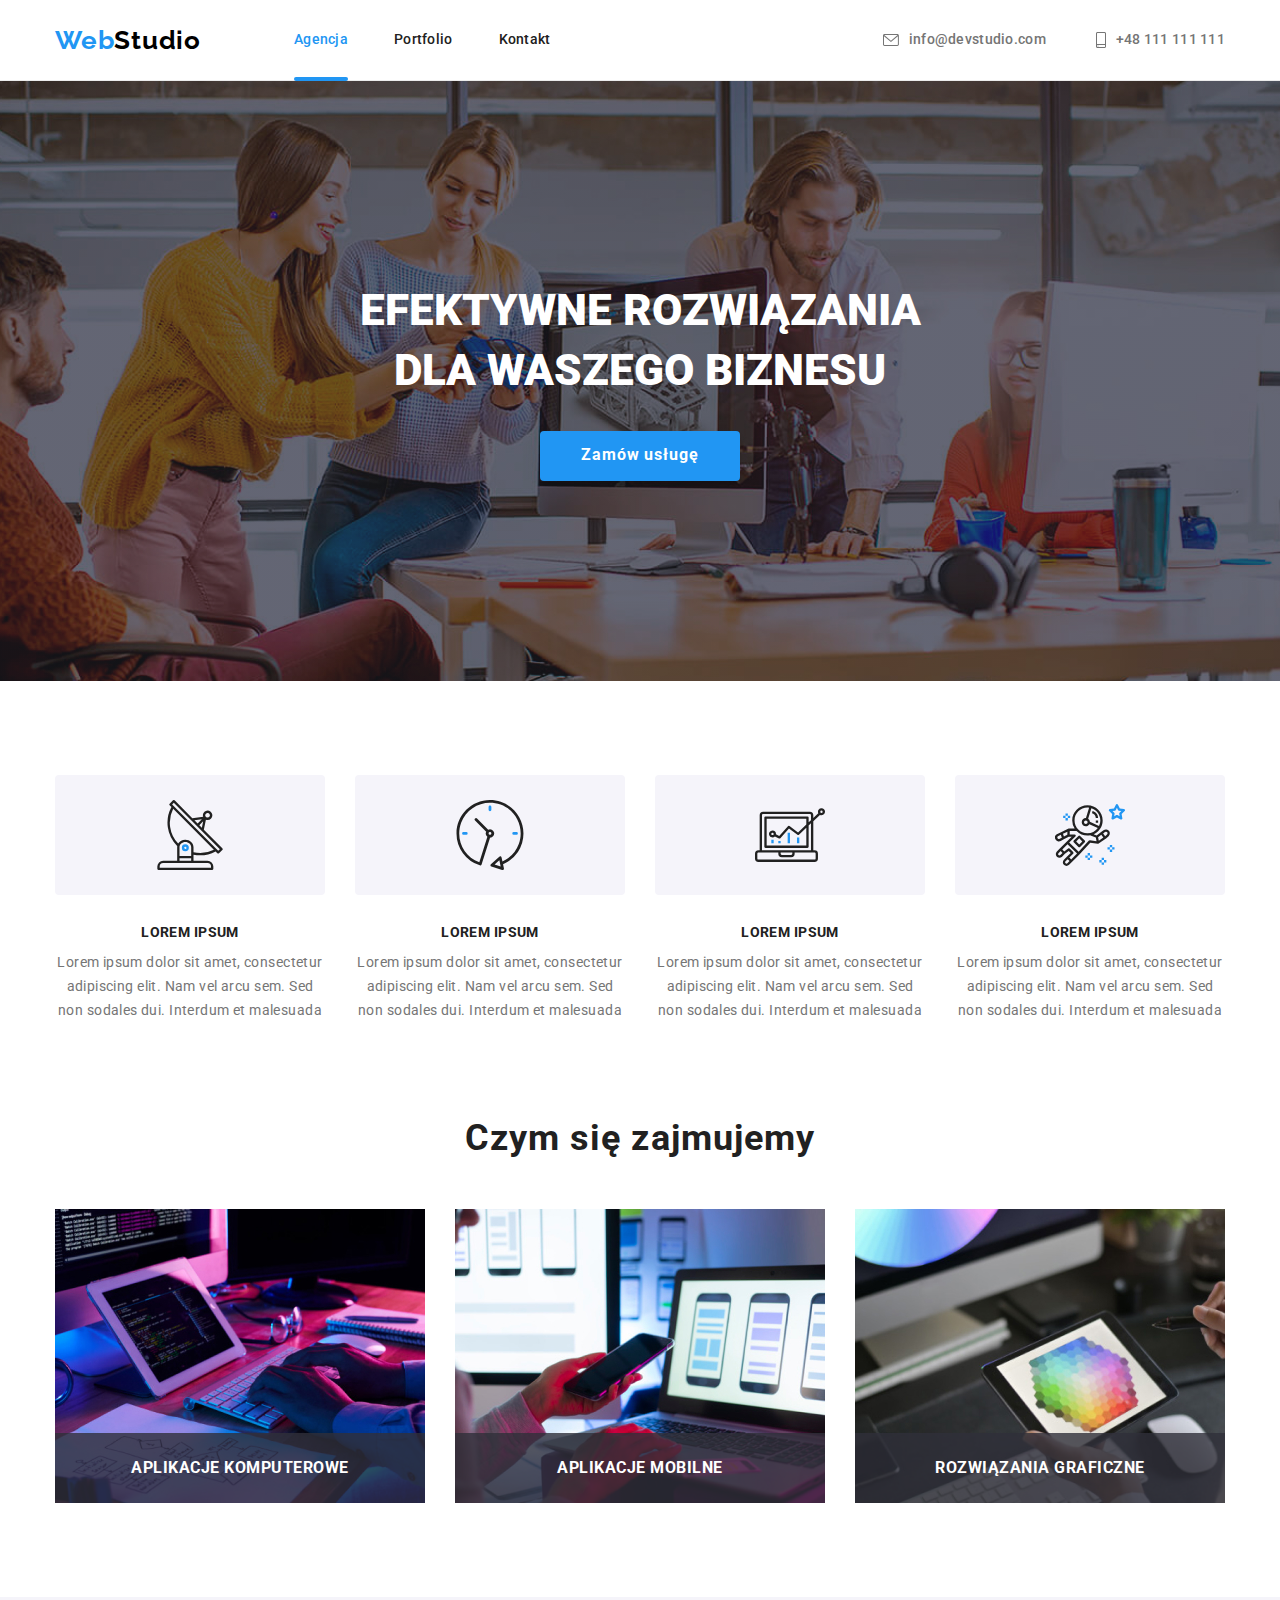
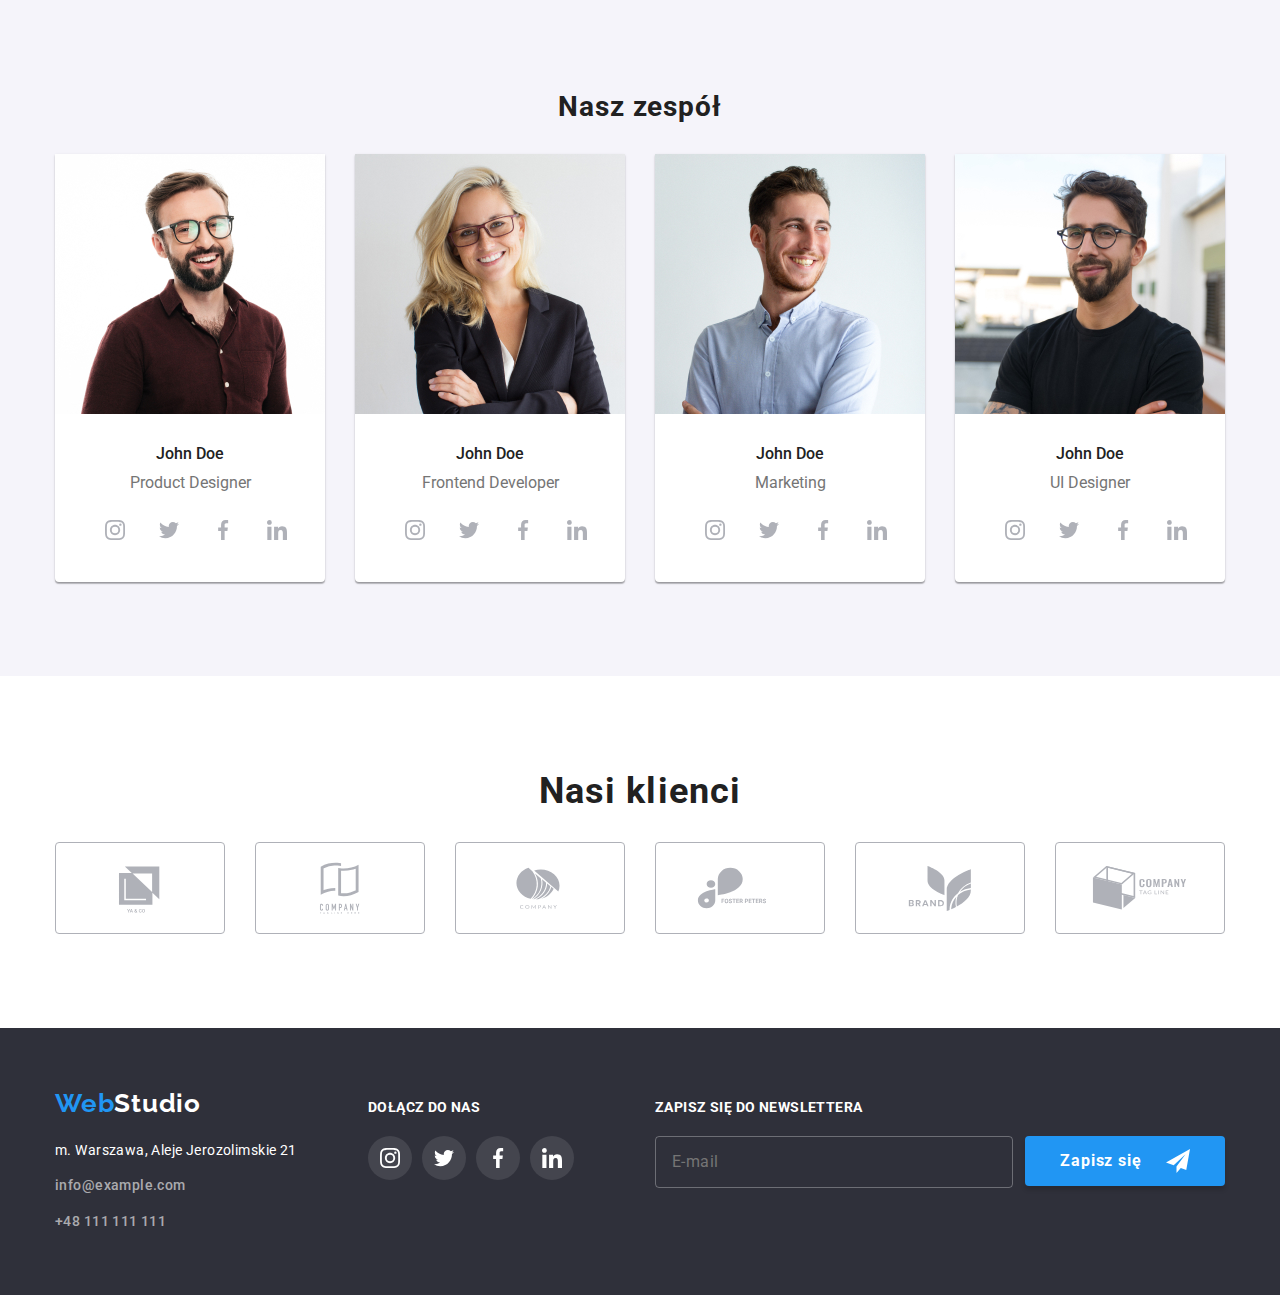
<file: index.html>
<!DOCTYPE html>
<html lang="pl">
<head>
    <meta charset="UTF-8">
    <meta http-equiv="X-UA-Compatible" content="ie=edge">
    <meta name="viewport" content="width=device-width, initial-scale=1.0">
    <title>Studio</title>
    <link rel="stylesheet" href="https://cdnjs.cloudflare.com/ajax/libs/modern-normalize/1.1.0/modern-normalize.css">
    <link rel="stylesheet" href="css/main.min.css" />
    <link rel="preconnect" href="https://fonts.googleapis.com">
    <link rel="preconnect" href="https://fonts.gstatic.com" crossorigin>
    <link href="https://fonts.googleapis.com/css2?family=Raleway:wght@700&family=Roboto:wght@400;500;700;900&display=swap"
        rel="stylesheet">
</head>
<body>
<header class="page-header">
    <div class="container container--flex container--mobile-header">
        <a href="index.html" class="brand-logo page-header__brand-logo">Web<span class="logo-header brand-logo--primary">Studio</span></a>
        <nav class="menu__container">
            <ul class="menu">
                <li class="menu__item"><a href="index.html" class="menu__link menu__link--active">Agencja</a></li>
                <li class="menu__item"><a href="portfolio.html" class="menu__link">Portfolio</a></li>
                <li class="menu__item"><a href="#" class="menu__link">Kontakt</a></li>
            </ul>
        </nav>
        <ul class="header-contacts">
            <li class="header-contacts__item"><a href="mailto:info@devstudio.com" class="header-contacts__link"><svg class="header-contacts__icon-envelope">
                        <use href="./images/icons.svg#icon-envelope"></use>
                    </svg>info@devstudio.com</a></li>
            <li class="header-contacts__item"><a href="tel:+48111111111" class="header-contacts__link"><svg class="header-contacts__icon-smartphone">
                        <use href="./images/icons.svg#icon-smartphone"></use>
                    </svg>+48 111 111 111</a></li>
        </ul>
        <button type="button" class="btn btn--mobile-menu js-open-menu" aria-expanded="false" aria-controls="mobile-menu">
            <svg class="btn__mobile-menu-icon">
                <use href="images/icons.svg#icon-mobile-menu"></use>
            </svg>
        </button>
    </div>
</header>
    <main>
        <section class="slider section">
        <div class="container">
            <h1 class="slider__title">EFEKTYWNE ROZWIĄZANIA DLA WASZEGO BIZNESU</h1>
            <button type="button" class="btn btn--slider" data-modal-open>Zamów usługę</button>
        </div>
        </section>
        <section class="section">
        <section class="main-page-text-boxes">
            <div class="container">
            <ul class="text-boxes">
                <li class="text-boxes__item">
                    <div class="text-boxes__thumbnail"><svg class="text-boxes__icon"><use href="./images/icons.svg#icon-antenna"></use></svg></div>
                    <p class="text-boxes__title">Lorem ipsum</p>
                    <p class="text-boxes__content">Lorem ipsum dolor sit amet, consectetur adipiscing elit. Nam vel arcu sem. Sed non sodales dui. Interdum et malesuada</p>
                </li>
                <li class="text-boxes__item">
                    <div class="text-boxes__thumbnail"><svg class="text-boxes__icon"><use href="./images/icons.svg#icon-clock"></use></svg></div>
                    <p class="text-boxes__title">Lorem ipsum</p>
                    <p class="text-boxes__content">Lorem ipsum dolor sit amet, consectetur adipiscing elit. Nam vel arcu sem. Sed non sodales dui. Interdum et malesuada</p>
                </li>
                <li class="text-boxes__item">
                    <div class="text-boxes__thumbnail"><svg class="text-boxes__icon"><use href="./images/icons.svg#icon-diagram"></use></svg></div>
                    <p class="text-boxes__title">Lorem ipsum</p>
                    <p class="text-boxes__content">Lorem ipsum dolor sit amet, consectetur adipiscing elit. Nam vel arcu sem. Sed non sodales dui. Interdum et malesuada</p>
                </li>
                <li class="text-boxes__item">
                    <div class="text-boxes__thumbnail"><svg class="text-boxes__icon"><use href="./images/icons.svg#icon-astronaut"></use></svg></div>
                    <p class="text-boxes__title">Lorem ipsum</p>
                    <p class="text-boxes__content">Lorem ipsum dolor sit amet, consectetur adipiscing elit. Nam vel arcu sem. Sed non sodales dui. Interdum et malesuada</p>
                </li>
            </ul>
            </div>
        </section>
        <section class="main-page-features">
            <div class="container">
            <h2 class="section__subtitle features-list__title">Czym się zajmujemy</h2>
            <ul class="features-list">
                <li class="features-list__item"><img class="features-list__img" alt="Our services."
                    src="images/features/features-1-@1x-370x294.jpg"
                    srcset="
                      images/features/features-1-@1x-370x294.jpg 370w,
                      images/features/features-1-@2x-740x588.jpg 740w
                    "
                    sizes="(min-width: 1200px) 370px, 740px"
                   />
                    <div class="features-list__label">
                        <p>Aplikacje komputerowe</p>
                    </div>
                </li>
                <li class="features-list__item"><img class="features-list__img" alt="Our services." 
                    src="images/features/features-2-@1x-370x294.jpg"
                    srcset="
                      images/features/features-2-@1x-370x294.jpg 370w,
                      images/features/features-2-@2x-740x588.jpg 740w
                    "
                    sizes="(min-width: 1200px) 370px, 740px"
                    />
                    <div class="features-list__label">
                        <p>Aplikacje mobilne</p>
                    </div>
                </li>
                <li class="features-list__item"><img class="features-list__img" alt="Our services." 
                    src="images/features/features-3-@1x-370x294.jpg"
                    srcset="
                      images/features/features-3-@1x-370x294.jpg 370w,
                      images/features/features-3-@2x-740x588.jpg 740w
                    "
                    sizes="(min-width: 1200px) 370px, 740px"
                    />
                    <div class="features-list__label">
                        <p>Rozwiązania graficzne</p>
                    </div>
                </li>
            </ul>
            </div>
        </section>
        </section>
        <section class="team section">
            <div class="container">
            <h2 class="section__subtitle team-members-title">Nasz zespół</h2>
            <ul class="team-members-list">
                <li class="team-members-list__item">
                    <img class="team-members-list__img" alt="Team member, product designer"
                  src="images/team-mobile/team-member-1-@1x-450x460.jpg"
                  srcset="
                    images/team-mobile/team-member-1-@1x-450x460.jpg 450w,
                    images/team-mobile/team-member-1-@2x-900x920.jpg 900w,
                    images/team-tablet/team-member-1-@1x-354x374.jpg 354w,
                    images/team-tablet/team-member-1-@2x-708x748.jpg 708w,
                    images/team-desktop/team-member-1-@1x-270x260.jpg 270w,
                    images/team-desktop/team-member-1-@2x-540x520.jpg 540w
                  "
                  sizes="(min-width: 1200px) 270px, (min-width: 768px) 354px, (min-width: 480px) 450px"
                />
                    <p class="team-members-list__name">John Doe</p>
                    <p class="team-members-list__role">Product Designer</p>
                    <ul class="socials">
                        <li class="socials__item"><a class="socials__link" href="#"><svg class="socials__icon"><use href="./images/icons.svg#icon-instagram"></use></svg></a></li>
                        <li class="socials__item"><a class="socials__link" href="#"><svg class="socials__icon"><use href="./images/icons.svg#icon-twitter"></use></svg></a></li>
                        <li class="socials__item"><a class="socials__link" href="#"><svg class="socials__icon"><use href="./images/icons.svg#icon-facebook"></use></svg></a></li>
                        <li class="socials__item"><a class="socials__link" href="#"><svg class="socials__icon"><use href="./images/icons.svg#icon-linkedin"></use></svg></a></li>
                    </ul>
                </li>
                <li class="team-members-list__item">
                    <img class="team-members-list__img" alt="Team member, frontend developer." 
                    src="images/team-mobile/team-member-2-@1x-450x460.jpg"
                  srcset="
                    images/team-mobile/team-member-2-@1x-450x460.jpg 450w,
                    images/team-mobile/team-member-2-@2x-900x920.jpg 900w,
                    images/team-tablet/team-member-2-@1x-354x374.jpg 354w,
                    images/team-tablet/team-member-2-@2x-708x748.jpg 708w,
                    images/team-desktop/team-member-2-@1x-270x260.jpg 270w,
                    images/team-desktop/team-member-2-@2x-540x520.jpg 540w
                  "
                  sizes="(min-width: 1200px) 270px, (min-width: 768px) 354px, (min-width: 480px) 450px"/>
                    <p class="team-members-list__name">John Doe</p>
                    <p class="team-members-list__role">Frontend Developer</p>
                    <ul class="socials">
                        <li class="socials__item"><a class="socials__link" href="#"><svg class="socials__icon"><use href="./images/icons.svg#icon-instagram"></use></svg></a></li>
                        <li class="socials__item"><a class="socials__link" href="#"><svg class="socials__icon"><use href="./images/icons.svg#icon-twitter"></use></svg></a></li>
                        <li class="socials__item"><a class="socials__link" href="#"><svg class="socials__icon"><use href="./images/icons.svg#icon-facebook"></use></svg></a></li>
                        <li class="socials__item"><a class="socials__link" href="#"><svg class="socials__icon"><use href="./images/icons.svg#icon-linkedin"></use></svg></a></li>
                    </ul>
                </li>
                <li class="team-members-list__item">
                    <img class="team-members-list__img" alt="Team member, marketing." 
                    src="images/team-mobile/team-member-3-@1x-450x460.jpg"
                  srcset="
                    images/team-mobile/team-member-3-@1x-450x460.jpg 450w,
                    images/team-mobile/team-member-3-@2x-900x920.jpg 900w,
                    images/team-tablet/team-member-3-@1x-354x374.jpg 354w,
                    images/team-tablet/team-member-3-@2x-708x748.jpg 708w,
                    images/team-desktop/team-member-3-@1x-270x260.jpg 270w,
                    images/team-desktop/team-member-3-@2x-540x520.jpg 540w
                  "
                  sizes="(min-width: 1200px) 270px, (min-width: 768px) 354px, (min-width: 480px) 450px"/>
                    <p class="team-members-list__name">John Doe</p>
                    <p class="team-members-list__role">Marketing</p>
                    <ul class="socials">
                        <li class="socials__item"><a class="socials__link" href="#"><svg class="socials__icon"><use href="./images/icons.svg#icon-instagram"></use></svg></a></li>
                        <li class="socials__item"><a class="socials__link" href="#"><svg class="socials__icon"><use href="./images/icons.svg#icon-twitter"></use></svg></a></li>
                        <li class="socials__item"><a class="socials__link" href="#"><svg class="socials__icon"><use href="./images/icons.svg#icon-facebook"></use></svg></a></li>
                        <li class="socials__item"><a class="socials__link" href="#"><svg class="socials__icon"><use href="./images/icons.svg#icon-linkedin"></use></svg></a></li>
                    </ul>
                </li>
                <li class="team-members-list__item">
                    <img class="team-members-list__img" alt="Team member, UI designer" 
                    src="images/team-mobile/team-member-4-@1x-450x460.jpg"
                  srcset="
                    images/team-mobile/team-member-4-@1x-450x460.jpg 450w,
                    images/team-mobile/team-member-4-@2x-900x920.jpg 900w,
                    images/team-tablet/team-member-4-@1x-354x374.jpg 354w,
                    images/team-tablet/team-member-4-@2x-708x748.jpg 708w,
                    images/team-desktop/team-member-4-@1x-270x260.jpg 270w,
                    images/team-desktop/team-member-4-@2x-540x520.jpg 540w
                  "
                  sizes="(min-width: 1200px) 270px, (min-width: 768px) 354px, (min-width: 480px) 450px"/>
                    <p class="team-members-list__name">John Doe</p>
                    <p class="team-members-list__role">UI Designer</p>
                    <ul class="socials">
                        <li class="socials__item"><a class="socials__link" href="#"><svg class="socials__icon"><use href="./images/icons.svg#icon-instagram"></use></svg></a></li>
                        <li class="socials__item"><a class="socials__link" href="#"><svg class="socials__icon"><use href="./images/icons.svg#icon-twitter"></use></svg></a></li>
                        <li class="socials__item"><a class="socials__link" href="#"><svg class="socials__icon"><use href="./images/icons.svg#icon-facebook"></use></svg></a></li>
                        <li class="socials__item"><a class="socials__link" href="#"><svg class="socials__icon"><use href="./images/icons.svg#icon-linkedin"></use></svg></a></li>
                    </ul>
                </li>
            </ul>
            </div>
        </section>
        <section class="section">
            <div class="container container--flex">
                <h2 class="section__subtitle clients__title">Nasi klienci</h2>
                <ul class="clients">
                    <li class="clients__item">
                        <a class="clients__link" href="#"><svg class="clients__icon"><use href="./images/icons.svg#icon-client-1"></use></svg></a>
                    </li>
                    <li class="clients__item">
                        <a class="clients__link" href="#"><svg class="clients__icon"><use href="./images/icons.svg#icon-client-2"></use></svg></a>
                    </li>
                    <li class="clients__item">
                        <a class="clients__link" href="#"><svg class="clients__icon"><use href="./images/icons.svg#icon-client-3"></use></svg></a>
                    </li>
                    <li class="clients__item">
                        <a class="clients__link" href="#"><svg class="clients__icon"><use href="./images/icons.svg#icon-client-4"></use></svg></a>
                    </li>
                    <li class="clients__item">
                        <a class="clients__link" href="#"><svg class="clients__icon"><use href="./images/icons.svg#icon-client-5"></use></svg></a>
                    </li>
                    <li class="clients__item">
                        <a class="clients__link" href="#"><svg class="clients__icon"><use href="./images/icons.svg#icon-client-6"></use></svg></a>
                    </li>
                </ul>
            </div>
        </section>
    </main>
    <footer class="page-footer">
        <div class="container">
            <section class="page-footer__elements">
                <ul class="page-footer__address">
                    <li class="page-footer__brand-logo">
                        <a href="index.html" class="brand-logo">Web<span class="brand-logo--secondary">Studio</span></a>
                    <li>
                        <address class="brand-address">
                            m. Warszawa, Aleje Jerozolimskie&nbsp;21
                            <a href="mailto:info@example.com" class="brand-address__link">info@example.com</a>
                            <a href="tel:+48111111111" class="brand-address__link">+48 111 111 111</a>
                        </address>
                    </li>
                </ul>
                <ul class="page-footer__socials">
                    <li class="page-footer__heading">Dołącz do nas</li>
                    <li>
                        <ul class="socials socials--footer">
                            <li><a class="socials__link socials__link--footer" href="#">
                                    <svg class="socials__icon">
                                        <use href="./images/icons.svg#icon-instagram"></use>
                                    </svg></a></li>
                            <li><a class="socials__link socials__link--footer" href="#">
                                    <svg class="socials__icon">
                                        <use href="./images/icons.svg#icon-twitter"></use>
                                    </svg></a></li>
                            <li><a class="socials__link socials__link--footer" href="#">
                                    <svg class="socials__icon">
                                        <use href="./images/icons.svg#icon-facebook"></use>
                                    </svg></a></li>
                            <li><a class="socials__link socials__link--footer" href="#">
                                    <svg class="socials__icon">
                                        <use href="./images/icons.svg#icon-linkedin"></use>
                                    </svg></a></li>
                        </ul>
                    </li>
                </ul>
                <ul class="page-footer__newsletter">
                    <li class="page-footer__heading">Zapisz się do newslettera</li>
                    <li>
                        <form name="newsletter-signup" class="newsletter-form" method="POST" autocomplete="on">
                            <input name="email" type="email" class="newsletter-form__input"  placeholder="E-mail">
                            <button type="submit" class="btn btn--newsletter">Zapisz się
                                <svg class="btn__newsletter-icon"><use href="./images/icons.svg#icon-newsletter-submit"></use></svg>
                            </button>
                        </form>
                    </li>
                </ul>
            </section>
        </div>
    </footer>
    <div class="modal-backdrop modal-backdrop--is-hidden" data-modal>
        <div class="modal-box">
            <button class="btn btn--close" type="button" data-modal-close>
                <svg class="btn__close-icon">
                    <use href="./images/icons.svg#icon-modal-box-close"></use>
                </svg>
            </button>
            <p class="modal-box__title">Zostaw swoje dane w formularzu poniżej</p>
            <form class="signup-form" name="signup-form" method="POST">
                <label class="signup-form__label" for="name">Imię</label>
                  <input class="signup-form__input signup-form__icon signup-form__icon--name" type="text" name="name" id="name">
                <label class="signup-form__label" for="phone">Telefon</label>
                  <input class="signup-form__input signup-form__icon signup-form__icon--phone" type="text" name="phone" id="phone">
                <label class="signup-form__label" for="email">E-mail</label>
                  <input class="signup-form__input signup-form__icon signup-form__icon--email" type="text" name="email" id="email">
                <label class="signup-form__label" for="comment">Komentarz</label>
                  <textarea class="signup-form__textarea" name="comment" id="comment" placeholder="Wprowadź tekst"></textarea>
                <label class="signup-form__terms" for="terms">
                    <input class="signup-form__terms-checkbox singup-form__terms-checkbox--hidden" type="checkbox" name="terms-and-privacy" value="agree" id="terms">
                        <p>Oświadczam, że akceptuję <a class="signup-form__terms-link" href="#">Regulamin</a> i <a class="signup-form__terms-link" href="#">Politykę prywatności</a>.</p>
                </label>
                <button class="btn btn--sign-up" type="submit">Wyślij</button>
            </form>
        </div>
    </div>
    <script src="./js/modal.js"></script>
    <div class="mobile-menu js-menu-container" id="mobile-menu">
        <button class="mobile-menu__btn-close menu-toggle js-close-menu">
            <svg class="mobile-menu__icon">
                <use href="images/icons.svg#icon-mobile-menu-close"></use>
            </svg>
        </button>
        <ul class="mobile-menu__list">
            <li class="mobile-menu__item">
                <a href="index.html" class="mobile-menu__link mobile-menu__link--active">Agencja</a>
            </li>
            <li class="mobile-menu__item">
                <a href="portfolio.html" class="mobile-menu__link">Portfolio</a>
            </li>
            <li class="mobile-menu__item">
                <a href="" class="mobile-menu__link">Kontakt</a>
            </li>
        </ul>
    
        <div class="mobile-menu__contact">
            <ul class="mobile-menu__list">
                <li class="mobile-menu__item">
                    <a href="tel:+48111111111" class="mobile-menu__link mobile-menu__link--phone">+48 111 111 111</a>
                </li>
                <li class="mobile-menu__item">
                    <a href="mailto:info@devstudio.com"
                        class="mobile-menu__link mobile-menu__link--email">info@devstudio.com</a>
                </li>
            </ul>
    
            <ul class="mobile-menu__socials-list">
                <li>
                    <a href="#" class="mobile-menu__socials-link">Instagram</a>
                </li>
                <li>
                    <svg class="mobile-menu__socials-icon">
                        <use href="images/icons.svg#icon-vertical-line"></use>
                    </svg>
                </li>
                <li>
                    <a href="#" class="mobile-menu__socials-link">Twitter</a>
                </li>
                <li>
                    <svg class="mobile-menu__socials-icon">
                        <use href="images/icons.svg#icon-vertical-line"></use>
                    </svg>
                </li>
                <li>
                    <a href="#" class="mobile-menu__socials-link">Facebook</a>
                </li>
                <li>
                    <svg class="mobile-menu__socials-icon">
                        <use href="images/icons.svg#icon-vertical-line"></use>
                    </svg>
                </li>
                <li><a href="#" class="mobile-menu__socials-link">Linkedin</a></li>
            </ul>
        </div>
    </div>
    <script defer src="./js/mobile-menu.js"></script>
    <script src="./js/body-scroll-lock.js"></script>
</body>
</html>
</file>
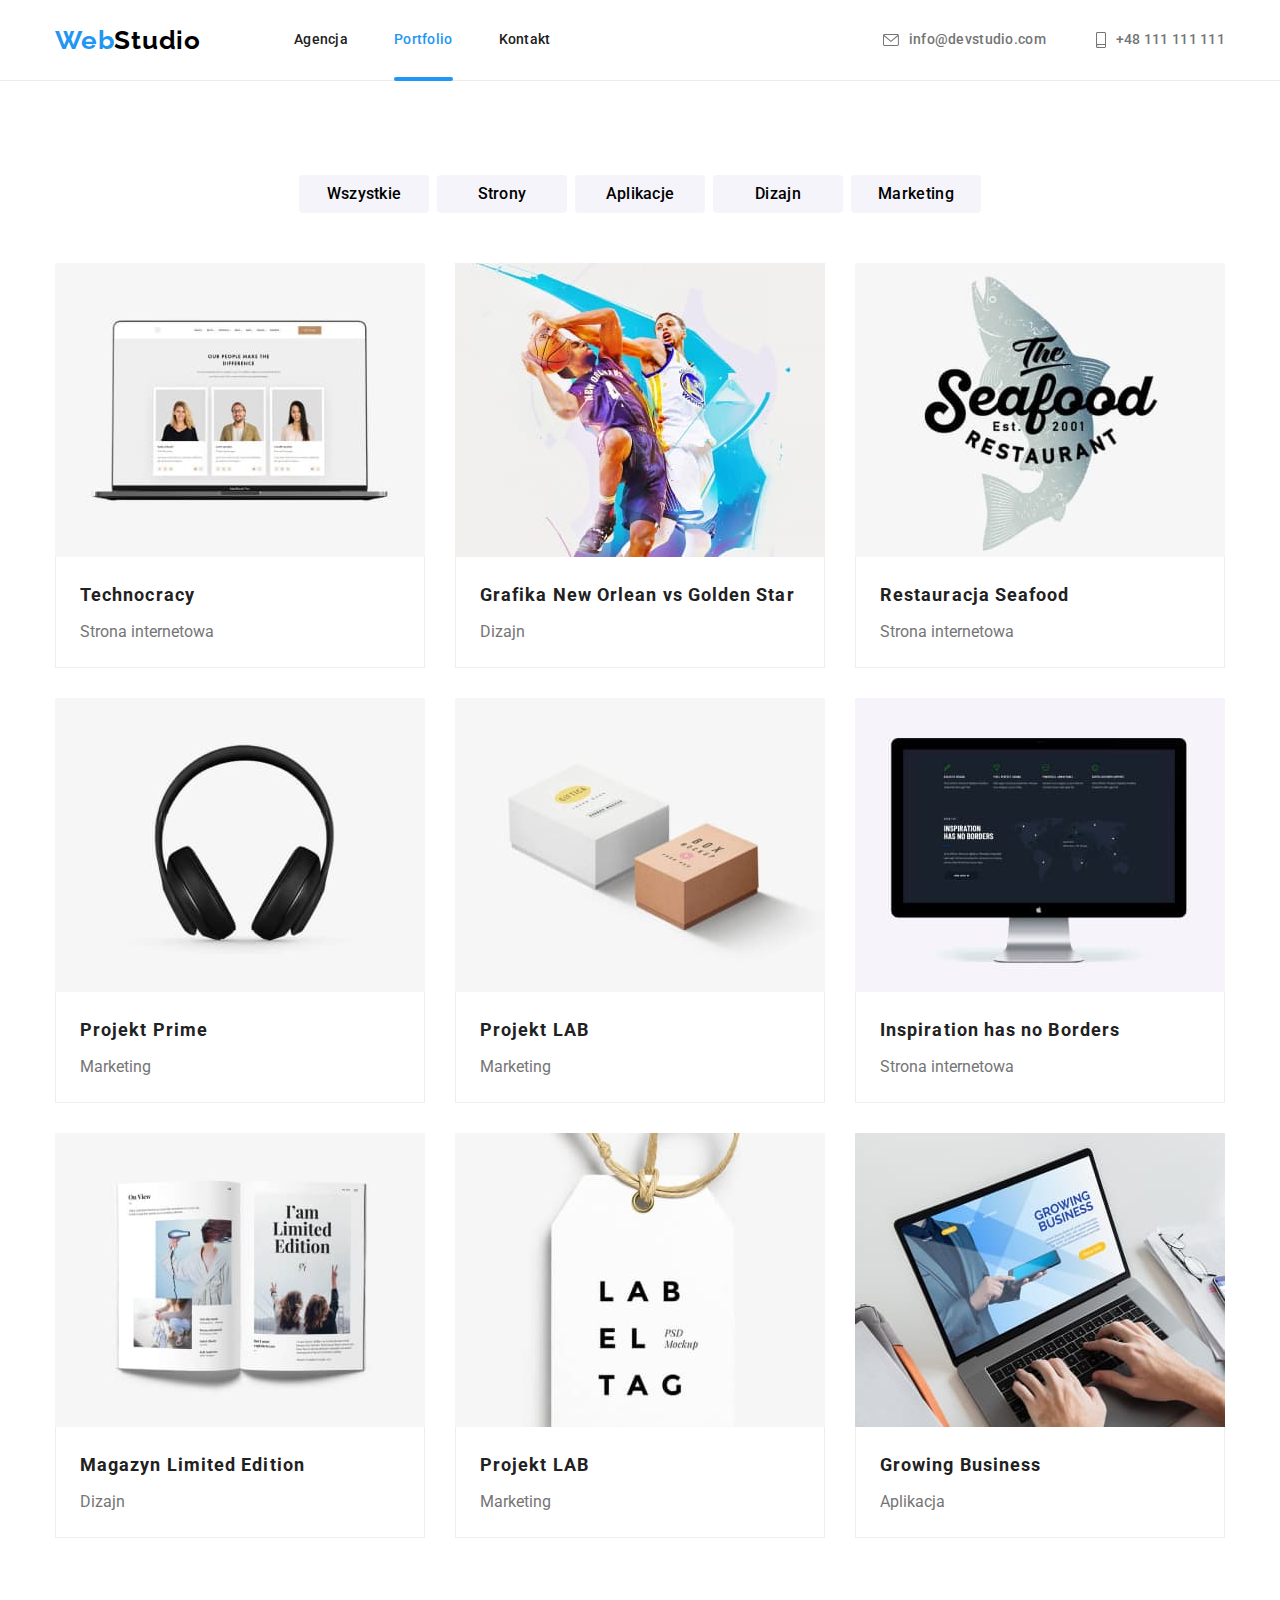
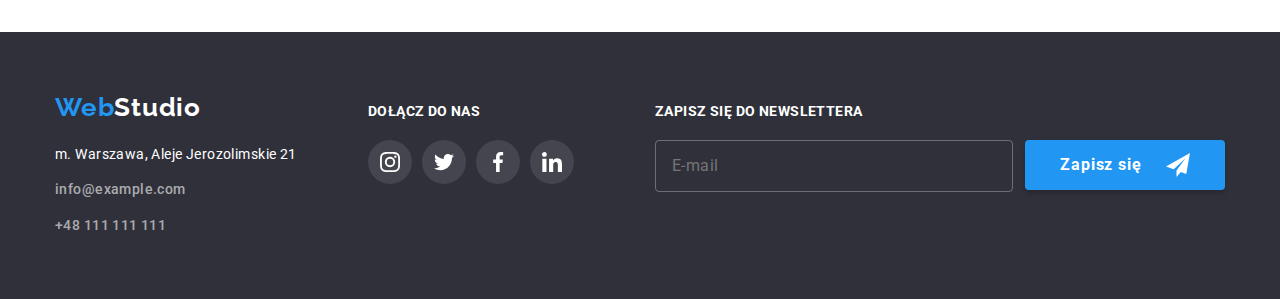
<file: portfolio.html>
<!DOCTYPE html>
<html lang="pl">
<head>
    <meta charset="UTF-8">
    <meta http-equiv="X-UA-Compatible" content="ie=edge">
    <meta name="viewport" content="width=device-width, initial-scale=1.0">
    <title>Portfolio</title>
    <link rel="stylesheet" href="https://cdnjs.cloudflare.com/ajax/libs/modern-normalize/1.1.0/modern-normalize.css">
    <link rel="stylesheet" href="css/main.min.css" />
    <link rel="preconnect" href="https://fonts.googleapis.com">
    <link rel="preconnect" href="https://fonts.gstatic.com" crossorigin>
    <link href="https://fonts.googleapis.com/css2?family=Raleway:wght@700&family=Roboto:wght@400;500;700;900&display=swap"
        rel="stylesheet">
</head>
<body>
<header class="page-header">
    <div class="container container--flex container--mobile-header">
        <a href="index.html" class="brand-logo page-header__brand-logo">Web<span
                class="logo-header brand-logo--primary">Studio</span></a>
        <nav class="menu__container">
            <ul class="menu">
                <li class="menu__item"><a href="index.html" class="menu__link">Agencja</a></li>
                <li class="menu__item"><a href="portfolio.html" class="menu__link menu__link--active">Portfolio</a></li>
                <li class="menu__item"><a href="#" class="menu__link">Kontakt</a></li>
            </ul>
        </nav>
        <ul class="header-contacts">
            <li class="header-contacts__item"><a href="mailto:info@devstudio.com" class="header-contacts__link"><svg
                        class="header-contacts__icon-envelope">
                        <use href="./images/icons.svg#icon-envelope"></use>
                    </svg>info@devstudio.com</a></li>
            <li class="header-contacts__item"><a href="tel:+48111111111" class="header-contacts__link"><svg
                        class="header-contacts__icon-smartphone">
                        <use href="./images/icons.svg#icon-smartphone"></use>
                    </svg>+48 111 111 111</a></li>
        </ul>
        <button type="button" class="btn btn--mobile-menu js-open-menu" aria-expanded="false"
            aria-controls="mobile-menu">
            <svg class="btn__mobile-menu-icon">
                <use href="images/icons.svg#icon-mobile-menu"></use>
            </svg>
        </button>
    </div>
</header>
    <main>
        <section class="section">
        <section class="portfolio-filter">
            <div class="container">
            <ul class="portfolio-types">
                <li class="portfolio-types__item"><button type="button" class="btn btn--portfolio">Wszystkie</button></li>
                <li class="portfolio-types__item"><button type="button" class="btn btn--portfolio">Strony</button></li>
                <li class="portfolio-types__item"><button type="button" class="btn btn--portfolio">Aplikacje</button></li>
                <li class="portfolio-types__item"><button type="button" class="btn btn--portfolio">Dizajn</button></li>
                <li class="portfolio-types__item"><button type="button" class="btn btn--portfolio">Marketing</button></li>
            </ul>
            </div>
        </section>
        <section class="portfolio">
            <div class="container">
            <ul class="portfolio-list">
                <li class="portfolio-list__item">
                    <figure>
                    <div class="portfolio-list__thumb">
                        <img class="portfolio-list__img" alt="Project image."
                        src="images/portfolio-mobile/portfolio-item-1-@1x-450x294.jpg"
                    srcset="
                      images/portfolio-mobile/portfolio-item-1-@1x-450x294.jpg 450w,
                      images/portfolio-mobile/portfolio-item-1-@2x-900x588.jpg 900w,
                      images/portfolio-tablet/portfolio-item-1-@1x-354x294.jpg 354w,
                      images/portfolio-tablet/portfolio-item-1-@2x-708x588.jpg 708w,
                      images/portfolio-desktop/portfolio-item-1-@1x-370x294.jpg 370w,
                      images/portfolio-desktop/portfolio-item-1-@2x-740x588.jpg 740w
                    "
                    sizes="(min-width: 1200px) 370px, (min-width: 768px) 354px, (min-width: 480px) 450px"
                        />
                    <div class="portfolio-list__desc">
                        <p>Technocrack jest popularną platformą wykorzystywaną do rozpowszechniania koronawirusa. Firmy wykorzystują tę
                            platformę
                            do celów szpiegowskich i ataków na niezabezpieczone serwery konkurencji</p>
                    </div>
                    </div>
                    <figcaption class="portfolio-list__figcaption">
                        <p class="portfolio-list__title">Technocracy</p>
                        <p class="portfolio-list__type">Strona internetowa</p>
                    </figcaption>
                    </figure>
                </li>
                <li class="portfolio-list__item">
                    <figure>
                    <div class="portfolio-list__thumb">
                        <img class="portfolio-list__img" alt="Project image."
                        src="images/portfolio-mobile/portfolio-item-2-@1x-450x294.jpg"
                    srcset="
                      images/portfolio-mobile/portfolio-item-2-@1x-450x294.jpg 450w,
                      images/portfolio-mobile/portfolio-item-2-@2x-900x588.jpg 900w,
                      images/portfolio-tablet/portfolio-item-2-@1x-354x294.jpg 354w,
                      images/portfolio-tablet/portfolio-item-2-@2x-708x588.jpg 708w,
                      images/portfolio-desktop/portfolio-item-2-@1x-370x294.jpg 370w,
                      images/portfolio-desktop/portfolio-item-2-@2x-740x588.jpg 740w
                    "
                    sizes="(min-width: 1200px) 370px, (min-width: 768px) 354px, (min-width: 480px) 450px"/>
                        <div class="portfolio-list__desc">
                            <p>Technocrack jest popularną platformą wykorzystywaną do rozpowszechniania koronawirusa. Firmy wykorzystują tę
                                platformę
                                do celów szpiegowskich i ataków na niezabezpieczone serwery konkurencji</p>
                        </div>
                    </div>
                    <figcaption class="portfolio-list__figcaption">
                        <p class="portfolio-list__title">Grafika New Orlean vs Golden Star</p>
                        <p class="portfolio-list__type">Dizajn</p>
                    </figcaption>
                    </figure>
                </li>
                <li class="portfolio-list__item">
                    <figure>
                        <div class="portfolio-list__thumb">
                            <img class="portfolio-list__img" alt="Project image." 
                            src="images/portfolio-mobile/portfolio-item-3-@1x-450x294.jpg"
                    srcset="
                      images/portfolio-mobile/portfolio-item-3-@1x-450x294.jpg 450w,
                      images/portfolio-mobile/portfolio-item-3-@2x-900x588.jpg 900w,
                      images/portfolio-tablet/portfolio-item-3-@1x-354x294.jpg 354w,
                      images/portfolio-tablet/portfolio-item-3-@2x-708x588.jpg 708w,
                      images/portfolio-desktop/portfolio-item-3-@1x-370x294.jpg 370w,
                      images/portfolio-desktop/portfolio-item-3-@2x-740x588.jpg 740w
                    "
                    sizes="(min-width: 1200px) 370px, (min-width: 768px) 354px, (min-width: 480px) 450px"/>
                            <div class="portfolio-list__desc">
                                <p>Technocrack jest popularną platformą wykorzystywaną do rozpowszechniania koronawirusa. Firmy wykorzystują
                                    tę
                                    platformę
                                    do celów szpiegowskich i ataków na niezabezpieczone serwery konkurencji</p>
                            </div>
                        </div>
                    <figcaption class="portfolio-list__figcaption">
                        <p class="portfolio-list__title">Restauracja Seafood</p>
                        <p class="portfolio-list__type">Strona internetowa</p>
                </figcaption>
                    </figure>
                </li>
                <li class="portfolio-list__item">
                    <figure>
                        <div class="portfolio-list__thumb">
                            <img class="portfolio-list__img" alt="Project image." 
                            src="images/portfolio-mobile/portfolio-item-4-@1x-450x294.jpg"
                    srcset="
                      images/portfolio-mobile/portfolio-item-4-@1x-450x294.jpg 450w,
                      images/portfolio-mobile/portfolio-item-4-@2x-900x588.jpg 900w,
                      images/portfolio-tablet/portfolio-item-4-@1x-354x294.jpg 354w,
                      images/portfolio-tablet/portfolio-item-4-@2x-708x588.jpg 708w,
                      images/portfolio-desktop/portfolio-item-4-@1x-370x294.jpg 370w,
                      images/portfolio-desktop/portfolio-item-4-@2x-740x588.jpg 740w
                    "
                    sizes="(min-width: 1200px) 370px, (min-width: 768px) 354px, (min-width: 480px) 450px"/>
                            <div class="portfolio-list__desc">
                                <p>Technocrack jest popularną platformą wykorzystywaną do rozpowszechniania koronawirusa. Firmy wykorzystują
                                    tę
                                    platformę
                                    do celów szpiegowskich i ataków na niezabezpieczone serwery konkurencji</p>
                            </div>
                        </div>
                    <figcaption class="portfolio-list__figcaption">
                        <p class="portfolio-list__title">Projekt Prime</p>
                        <p class="portfolio-list__type">Marketing</p>
                    </figcaption>
                </figure>
                </li>
                <li class="portfolio-list__item">
                    <figure>
                        <div class="portfolio-list__thumb">
                            <img class="portfolio-list__img" alt="Project image." 
                            src="images/portfolio-mobile/portfolio-item-5-@1x-450x294.jpg"
                    srcset="
                      images/portfolio-mobile/portfolio-item-5-@1x-450x294.jpg 450w,
                      images/portfolio-mobile/portfolio-item-5-@2x-900x588.jpg 900w,
                      images/portfolio-tablet/portfolio-item-5-@1x-354x294.jpg 354w,
                      images/portfolio-tablet/portfolio-item-5-@2x-708x588.jpg 708w,
                      images/portfolio-desktop/portfolio-item-5-@1x-370x294.jpg 370w,
                      images/portfolio-desktop/portfolio-item-5-@2x-740x588.jpg 740w
                    "
                    sizes="(min-width: 1200px) 370px, (min-width: 768px) 354px, (min-width: 480px) 450px"/>
                            <div class="portfolio-list__desc">
                                <p>Technocrack jest popularną platformą wykorzystywaną do rozpowszechniania koronawirusa. Firmy
                                    wykorzystują
                                    tę
                                    platformę
                                    do celów szpiegowskich i ataków na niezabezpieczone serwery konkurencji</p>
                            </div>
                        </div>
                        <figcaption class="portfolio-list__figcaption">
                            <p class="portfolio-list__title">Projekt LAB</p>
                            <p class="portfolio-list__type">Marketing</p>
                        </figcaption>
                    </figure>
                </li>
                <li class="portfolio-list__item">
                    <figure>
                        <div class="portfolio-list__thumb">
                            <img class="portfolio-list__img"  alt="Project image." 
                            src="images/portfolio-mobile/portfolio-item-6-@1x-450x294.jpg"
                    srcset="
                      images/portfolio-mobile/portfolio-item-6-@1x-450x294.jpg 450w,
                      images/portfolio-mobile/portfolio-item-6-@2x-900x588.jpg 900w,
                      images/portfolio-tablet/portfolio-item-6-@1x-354x294.jpg 354w,
                      images/portfolio-tablet/portfolio-item-6-@2x-708x588.jpg 708w,
                      images/portfolio-desktop/portfolio-item-6-@1x-370x294.jpg 370w,
                      images/portfolio-desktop/portfolio-item-6-@2x-740x588.jpg 740w
                    "
                    sizes="(min-width: 1200px) 370px, (min-width: 768px) 354px, (min-width: 480px) 450px"/>
                            <div class="portfolio-list__desc">
                                <p>Technocrack jest popularną platformą wykorzystywaną do rozpowszechniania koronawirusa. Firmy wykorzystują
                                    tę
                                    platformę
                                    do celów szpiegowskich i ataków na niezabezpieczone serwery konkurencji</p>
                            </div>
                        </div>
                    <figcaption class="portfolio-list__figcaption">
                        <p class="portfolio-list__title">Inspiration has no Borders</p>
                        <p class="portfolio-list__type">Strona internetowa</p>
                    </figcaption>
                    </figure>
                </li>
                <li class="portfolio-list__item">
                    <figure>
                        <div class="portfolio-list__thumb">
                            <img class="portfolio-list__img" alt="Project image." 
                            src="images/portfolio-mobile/portfolio-item-7-@1x-450x294.jpg"
                    srcset="
                      images/portfolio-mobile/portfolio-item-7-@1x-450x294.jpg 450w,
                      images/portfolio-mobile/portfolio-item-7-@2x-900x588.jpg 900w,
                      images/portfolio-tablet/portfolio-item-7-@1x-354x294.jpg 354w,
                      images/portfolio-tablet/portfolio-item-7-@2x-708x588.jpg 708w,
                      images/portfolio-desktop/portfolio-item-7-@1x-370x294.jpg 370w,
                      images/portfolio-desktop/portfolio-item-7-@2x-740x588.jpg 740w
                    "
                    sizes="(min-width: 1200px) 370px, (min-width: 768px) 354px, (min-width: 480px) 450px"/>
                            <div class="portfolio-list__desc">
                                <p>Technocrack jest popularną platformą wykorzystywaną do rozpowszechniania koronawirusa. Firmy wykorzystują
                                    tę
                                    platformę
                                    do celów szpiegowskich i ataków na niezabezpieczone serwery konkurencji</p>
                            </div>
                        </div>
                    <figcaption class="portfolio-list__figcaption">
                        <p class="portfolio-list__title">Magazyn Limited Edition</p>
                        <p class="portfolio-list__type">Dizajn</p>
                </figcaption>
                    </figure>
                </li>
                <li class="portfolio-list__item">
                    <figure>
                        <div class="portfolio-list__thumb">
                            <img class="portfolio-list__img" alt="Project image." 
                            src="images/portfolio-mobile/portfolio-item-1-@1x-450x294.jpg"
                    srcset="
                      images/portfolio-mobile/portfolio-item-8-@1x-450x294.jpg 450w,
                      images/portfolio-mobile/portfolio-item-8-@2x-900x588.jpg 900w,
                      images/portfolio-tablet/portfolio-item-8-@1x-354x294.jpg 354w,
                      images/portfolio-tablet/portfolio-item-8-@2x-708x588.jpg 708w,
                      images/portfolio-desktop/portfolio-item-8-@1x-370x294.jpg 370w,
                      images/portfolio-desktop/portfolio-item-8-@2x-740x588.jpg 740w
                    "
                    sizes="(min-width: 1200px) 370px, (min-width: 768px) 354px, (min-width: 480px) 450px"/>
                            <div class="portfolio-list__desc">
                                <p>Technocrack jest popularną platformą wykorzystywaną do rozpowszechniania koronawirusa. Firmy wykorzystują
                                    tę
                                    platformę
                                    do celów szpiegowskich i ataków na niezabezpieczone serwery konkurencji</p>
                            </div>
                        </div>
                    <figcaption class="portfolio-list__figcaption">
                        <p class="portfolio-list__title">Projekt LAB</p>
                        <p class="portfolio-list__type">Marketing</p>
                    </figcaption>
                    </figure>
                </li>
                <li class="portfolio-list__item">
                    <figure>
                        <div class="portfolio-list__thumb">
                            <img class="portfolio-list__img" alt="Project image." 
                            src="images/portfolio-mobile/portfolio-item-9-@1x-450x294.jpg"
                    srcset="
                      images/portfolio-mobile/portfolio-item-9-@1x-450x294.jpg 450w,
                      images/portfolio-mobile/portfolio-item-9-@2x-900x588.jpg 900w,
                      images/portfolio-tablet/portfolio-item-9-@1x-354x294.jpg 354w,
                      images/portfolio-tablet/portfolio-item-9-@2x-708x588.jpg 708w,
                      images/portfolio-desktop/portfolio-item-9-@1x-370x294.jpg 370w,
                      images/portfolio-desktop/portfolio-item-9-@2x-740x588.jpg 740w
                    "
                    sizes="(min-width: 1200px) 370px, (min-width: 768px) 354px, (min-width: 480px) 450px"/>
                            <div class="portfolio-list__desc">
                                <p>Technocrack jest popularną platformą wykorzystywaną do rozpowszechniania koronawirusa. Firmy wykorzystują
                                    tę
                                    platformę
                                    do celów szpiegowskich i ataków na niezabezpieczone serwery konkurencji</p>
                            </div>
                        </div>
                    <figcaption class="portfolio-list__figcaption">
                        <p class="portfolio-list__title">Growing Business</p>
                        <p class="portfolio-list__type">Aplikacja</p>
                    </figcaption>
                    </figure>
                </li>
            </ul>
            </div>
        </section>
        </section>
    </main>
    <footer class="page-footer">
        <div class="container">
            <section class="page-footer__elements">
                <ul class="page-footer__address">
                    <li class="page-footer__brand-logo">
                        <a href="index.html" class="brand-logo">Web<span class="brand-logo--secondary">Studio</span></a>
                    <li>
                        <address class="brand-address">
                            m. Warszawa, Aleje Jerozolimskie&nbsp;21
                            <a href="mailto:info@example.com" class="brand-address__link">info@example.com</a>
                            <a href="tel:+48111111111" class="brand-address__link">+48 111 111 111</a>
                        </address>
                    </li>
                </ul>
                <ul class="page-footer__socials">
                    <li class="page-footer__heading">Dołącz do nas</li>
                    <li>
                        <ul class="socials socials--footer">
                            <li><a class="socials__link socials__link--footer" href="#">
                                    <svg class="socials__icon">
                                        <use href="./images/icons.svg#icon-instagram"></use>
                                    </svg></a></li>
                            <li><a class="socials__link socials__link--footer" href="#">
                                    <svg class="socials__icon">
                                        <use href="./images/icons.svg#icon-twitter"></use>
                                    </svg></a></li>
                            <li><a class="socials__link socials__link--footer" href="#">
                                    <svg class="socials__icon">
                                        <use href="./images/icons.svg#icon-facebook"></use>
                                    </svg></a></li>
                            <li><a class="socials__link socials__link--footer" href="#">
                                    <svg class="socials__icon">
                                        <use href="./images/icons.svg#icon-linkedin"></use>
                                    </svg></a></li>
                        </ul>
                    </li>
                </ul>
                <ul class="page-footer__newsletter">
                    <li class="page-footer__heading">Zapisz się do newslettera</li>
                    <li>
                        <form name="newsletter-signup" class="newsletter-form" method="POST" autocomplete="on">
                            <input name="email" type="email" class="newsletter-form__input" placeholder="E-mail">
                            <button type="submit" class="btn btn--newsletter">Zapisz się
                                <svg class="btn__newsletter-icon">
                                    <use href="./images/icons.svg#icon-newsletter-submit"></use>
                                </svg>
                            </button>
                        </form>
                    </li>
                </ul>
            </section>
        </div>
    </footer>
    <div class="mobile-menu js-menu-container" id="mobile-menu">
        <button class="mobile-menu__btn-close menu-toggle js-close-menu">
            <svg class="mobile-menu__icon">
                <use href="images/icons.svg#icon-mobile-menu-close"></use>
            </svg>
        </button>
        <ul class="mobile-menu__list">
            <li class="mobile-menu__item">
                <a href="index.html" class="mobile-menu__link">Agencja</a>
            </li>
            <li class="mobile-menu__item">
                <a href="portfolio.html" class="mobile-menu__link mobile-menu__link--active">Portfolio</a>
            </li>
            <li class="mobile-menu__item">
                <a href="" class="mobile-menu__link">Kontakt</a>
            </li>
        </ul>
        <div class="mobile-menu__contact">
            <ul class="mobile-menu__list">
                <li class="mobile-menu__item">
                    <a href="tel:+48111111111" class="mobile-menu__link mobile-menu__link--phone">+48 111 111 111</a>
                </li>
                <li class="mobile-menu__item">
                    <a href="mailto:info@devstudio.com"
                        class="mobile-menu__link mobile-menu__link--email">info@devstudio.com</a>
                </li>
            </ul>
    
            <ul class="mobile-menu__socials-list">
                <li>
                    <a href="#" class="mobile-menu__socials-link">Instagram</a>
                </li>
                <li>
                    <svg class="mobile-menu__socials-icon">
                        <use href="images/icons.svg#icon-vertical-line"></use>
                    </svg>
                </li>
                <li>
                    <a href="#" class="mobile-menu__socials-link">Twitter</a>
                </li>
                <li>
                    <svg class="mobile-menu__socials-icon">
                        <use href="images/icons.svg#icon-vertical-line"></use>
                    </svg>
                </li>
                <li>
                    <a href="#" class="mobile-menu__socials-link">Facebook</a>
                </li>
                <li>
                    <svg class="mobile-menu__socials-icon">
                        <use href="images/icons.svg#icon-vertical-line"></use>
                    </svg>
                </li>
                <li><a href="#" class="mobile-menu__socials-link">Linkedin</a></li>
            </ul>
        </div>
    </div>
    <script defer src="./js/mobile-menu.js"></script>
    <script src="./js/body-scroll-lock.js"></script>
</body>
</html>
</file>
<file: css/main.min.css>
*{margin:0px;padding:0px;list-style-type:none}body{background-color:#fff;font-family:Roboto,Raleway,sans-serif;color:#212121}.container{max-width:1200px;width:100%;margin:0 auto;padding:0 15px}.container--mobile-header{display:flex;justify-content:space-between;align-items:center;min-height:60px}@media screen and (min-width: 1200px){.container--flex{display:flex;align-items:center;flex-wrap:wrap}}.section{padding:60px 0}.section__subtitle{text-align:center}@media screen and (min-width: 1200px){.section{padding:94px 0;text-align:center}.section__subtitle{font-size:36px;line-height:1.17;letter-spacing:.03em;text-align:center}}.page-header{border-bottom:1px solid #ececec}.page-header__brand-logo{margin-right:93px}.page-footer{padding:60px 0;background-color:#2f303a}.page-footer__elements{display:block;text-align:center}.page-footer__socials{margin-right:auto}.page-footer__heading{font-weight:700;font-size:14px;line-height:1.14;letter-spacing:.03em;text-transform:uppercase;color:#fff;margin-top:12px;margin-bottom:20px}@media screen and (min-width: 768px){.page-footer__elements{display:flex;flex-wrap:wrap}.page-footer__address{flex-basis:50%}.page-footer__socials{flex-basis:50%;margin-right:auto}.page-footer__newsletter{margin:0 auto}}@media screen and (min-width: 1200px){.page-footer__elements{justify-content:space-between}.page-footer__address{flex-basis:auto;text-align:left}.page-footer__socials{flex-basis:auto;margin:0}.page-footer__heading{text-align:left}.page-footer__newsletter{margin:0}}.brand-logo{font-family:Raleway,sans-serif;font-weight:700;font-size:26px;line-height:1.19;letter-spacing:.03em;color:#2196f3;text-decoration:none}.brand-logo--primary{color:#000}.brand-logo--secondary{color:#fff}.btn{border:0;border-radius:4px;font-size:16px}.btn:hover{cursor:pointer}.btn--portfolio{background:#f5f4fa;font-weight:500;line-height:1.62;letter-spacing:.02em;padding:6px 22px;width:130px;transition:box-shadow 250ms cubic-bezier(0.4, 0, 0.2, 1),color 250ms cubic-bezier(0.4, 0, 0.2, 1),background-color 250ms cubic-bezier(0.4, 0, 0.2, 1)}.btn--portfolio:hover,.btn--portfolio:focus{color:#fff;background-color:#2196f3;box-shadow:0px 3px 1px rgba(0,0,0,.1),0px 1px 2px rgba(0,0,0,.08),0px 2px 2px rgba(0,0,0,.12)}.btn--newsletter{display:flex;justify-content:center;align-items:center;background-color:#2196f3;width:200px;height:50px;padding:10px 0px;margin:0 auto;font-weight:700;line-height:1.88;letter-spacing:.06em;color:#fff;box-shadow:0 4px 4px rgba(0,0,0,.15)}.btn__newsletter-icon{width:24px;height:24px;margin-left:24px;fill:#fff}.btn--close{position:absolute;top:8px;right:8px;background-color:#fff}.btn__close-icon{width:30px;height:30px;border:1px solid rgba(0,0,0,.1);border-radius:50%}.btn--sign-up{align-self:center;font-weight:700;line-height:1.88;letter-spacing:.06em;background-color:#2196f3;color:#fff;width:200px;height:50px}.btn--slider{color:#fff;background-color:#2196f3;font-size:16px;padding:6px 0;width:200px;height:50px;font-weight:700;letter-spacing:.06em;box-shadow:0px 4px 4px rgba(0,0,0,.15)}.btn--mobile-menu{display:flex;flex-direction:column;align-items:center;justify-content:center;background-color:rgba(0,0,0,0);width:40px;height:40px;transition:250ms cubic-bezier(0.4, 0, 0.2, 1);color:#212121}.btn--mobile-menu:hover,.btn--mobile-menu:focus{color:#2196f3}@media screen and (min-width: 768px){.btn--mobile-menu{display:none}}.btn__mobile-menu-icon{width:40px;height:40px;fill:currentColor}@media screen and (min-width: 1200px){.btn--newsletter{width:200px;padding:10px 0px;margin-left:12px}}.brand-address{font-style:normal;font-size:14px;line-height:1.71;letter-spacing:.03em;color:#fff;margin-top:20px;margin-bottom:60px}.brand-address__link{display:block;color:rgba(255,255,255,.6);margin-top:8px;font-weight:500;font-size:14px;line-height:2;letter-spacing:.03em;text-decoration:none;transition:250ms cubic-bezier(0.4, 0, 0.2, 1)}.brand-address__link:hover,.brand-address__link:focus{color:#757575}@media screen and (min-width: 1200px){.brand-address{text-align:left;margin-bottom:0}}.clients{display:flex;flex-wrap:wrap;margin-left:-30px;margin-bottom:-30px}.clients__title{margin:0 auto 30px}.clients__item{flex-basis:50%}.clients__link{display:flex;justify-content:center;border:1px solid;border-radius:4px;color:#afb1b8;height:92px;margin-bottom:30px;margin-left:30px;transition:250ms cubic-bezier(0.4, 0, 0.2, 1)}.clients__link:hover,.clients__link:focus{color:#2196f3}.clients__icon{width:106px;height:60px;margin:16px 31px;fill:currentColor}@media screen and (min-width: 768px){.clients__item{flex-basis:33.3333333333%}}@media screen and (min-width: 1200px){.clients__item{flex-basis:16.6666666667%}.clients__link{max-width:170px}}.main-page-features{display:none}@media screen and (min-width: 1200px){.main-page-features{display:block}.features-list{display:flex;flex-wrap:wrap;margin-left:-30px;margin-bottom:-30px}.features-list__title{margin-bottom:50px}.features-list__item{margin-left:30px;margin-bottom:30px;position:relative}.features-list__img{display:block}.features-list__label{display:flex;align-items:center;justify-content:center;position:absolute;left:0;bottom:0;max-width:370px;width:100%;min-height:70px;font-weight:700;line-height:1.14px;text-align:center;letter-spacing:.03em;text-transform:uppercase;color:#fff;background-color:rgba(47,48,58,.8)}}.header-contacts{display:none}@media screen and (min-width: 768px){.header-contacts{display:flex;flex-direction:column;align-items:flex-start;justify-content:space-between;margin-bottom:-10px}.header-contacts__item{margin-left:50px;margin-bottom:10px}.header-contacts__link{display:flex;align-items:center;font-weight:500;font-size:12px;line-height:1.17;letter-spacing:.02em;text-decoration:none;color:#757575;transition:250ms cubic-bezier(0.4, 0, 0.2, 1)}.header-contacts__link:hover,.header-contacts__link:focus{color:#2196f3}.header-contacts__icon-envelope{fill:currentColor;margin-right:10px;width:16px;height:12px}.header-contacts__icon-smartphone{fill:currentColor;margin-right:10px;width:10px;height:16px}}@media screen and (min-width: 1200px){.header-contacts{flex-direction:row;align-items:center;margin-bottom:0}.header-contacts__item{margin-bottom:0}.header-contacts__item:not(:first-child){margin-left:50px}.header-contacts__link{font-size:14px;line-height:1.14}}.menu{display:none}@media screen and (min-width: 768px){.menu{display:flex;align-items:center;margin-left:-46px}.menu__container{flex-grow:2}.menu__item{position:relative;margin-left:46px}.menu__link{display:flex;align-items:center;font-weight:500;font-size:14px;line-height:1.14;letter-spacing:.02em;color:#212121;min-height:80px;text-decoration:none;transition:250ms cubic-bezier(0.4, 0, 0.2, 1)}.menu__link:hover{color:#2196f3}.menu__link:hover::after{content:"";position:absolute;bottom:-1px;left:0;width:100%;height:4px;border-radius:2px;background-color:#2196f3;transition:250ms cubic-bezier(0.4, 0, 0.2, 1)}.menu__link:focus{color:#2196f3}.menu__link--active{color:#2196f3}.menu__link--active::after{content:"";position:absolute;bottom:-1px;left:0;width:100%;height:4px;border-radius:2px;background-color:#2196f3;transition:250ms cubic-bezier(0.4, 0, 0.2, 1)}}.mobile-menu{display:flex;flex-direction:column;justify-content:space-between;position:fixed;top:0;left:0;width:100vw;height:100vh;padding:48px 40px;background-color:#fff;z-index:999;transform:translateX(100%);transition:250ms cubic-bezier(0.4, 0, 0.2, 1)}.mobile-menu.is-open{transform:translateX(0)}.mobile-menu__list{flex-grow:1;list-style:none;margin-bottom:64px}.mobile-menu__item{margin-bottom:32px}.mobile-menu__link{font-weight:500;font-size:40px;line-height:1.18;letter-spacing:.02em;color:#212121;text-decoration:none;transition:color 250ms cubic-bezier(0.4, 0, 0.2, 1)}.mobile-menu__link:hover,.mobile-menu__link:active,.mobile-menu__link:focus{color:#2196f3}.mobile-menu__link--phone{font-size:34px;line-height:1.18;color:#2196f3}.mobile-menu__link--email{font-size:24px;line-height:1.17;color:#757575}.mobile-menu__link--active{color:#2196f3}.mobile-menu__btn-close{position:absolute;top:10px;right:15px;display:flex;flex-direction:column;justify-content:center;align-items:center;border:none;background-color:rgba(0,0,0,0);width:40px;height:40px;color:#fff;transition:color 250ms cubic-bezier(0.4, 0, 0.2, 1)}.mobile-menu__btn-close:hover,.mobile-menu__btn-close:active,.mobile-menu__btn-close:focus{color:#2196f3}.mobile-menu__icon{width:19px;height:19px;fill:currentColor}.mobile-menu__contact{flex-grow:0}.mobile-menu__socials-list{display:flex;flex-wrap:wrap;flex-direction:row;list-style-type:none}.mobile-menu__socials-link{display:flex;align-items:center;text-decoration:none;font-weight:500;font-size:18px;line-height:1.22;letter-spacing:.02em;color:#2196f3}.mobile-menu__socials-icon{height:22px;width:1px;margin:0 10px}@media screen and (min-width: 768px){.mobile-menu{display:none}}.modal-backdrop{display:flex;position:fixed;top:0;left:0;right:0;bottom:0;background-color:rgba(0,0,0,.2);transition:250ms cubic-bezier(0.4, 0, 0.2, 1);transition-property:visibility,transform,opacity}.modal-backdrop--is-hidden{visibility:hidden;opacity:0;pointer-events:none}.modal-box{position:relative;margin:auto;background-color:#fff;max-width:450px;padding:40px;box-shadow:0px 2px 1px rgba(0,0,0,.2),0px 1px 1px rgba(0,0,0,.14),0px 1px 3px rgba(0,0,0,.12);border-radius:4px;transform:scale(100%);transition:250ms cubic-bezier(0.4, 0, 0.2, 1)}.modal-box__title{font-size:20px;font-weight:700px;line-height:1.5;text-align:center;letter-spacing:.03em;margin-bottom:12px}.modal-backdrop--is-hidden .modal-box{transform:scale(50%);transition:250ms cubic-bezier(0.4, 0, 0.2, 1)}@media screen and (min-width: 1200px){.modal-box{min-width:528px;min-height:581px}.modal-box__title{line-height:1.15}}.newsletter-form{display:block}.newsletter-form__input{background-color:rgba(0,0,0,0);border:1px solid rgba(255,255,255,.3);border-radius:4px;padding:15px 16px;margin-bottom:20px;max-width:450px;width:100%;font-size:16px;line-height:1.25;letter-spacing:.03em;color:rgba(255,255,255,.6);transition:color 250ms cubic-bezier(0.4, 0, 0.2, 1),border-color 250ms cubic-bezier(0.4, 0, 0.2, 1)}.newsletter-form__input:hover,.newsletter-form__input:focus,.newsletter-form__input:active{outline:none;color:#fff;border-color:#fff}@media screen and (min-width: 768px){.newsletter-form__input{width:450px}}@media screen and (min-width: 1200px){.newsletter-form{display:flex}.newsletter-form__input{width:358px}}.portfolio-filter{padding-bottom:40px}.portfolio-types{display:flex;justify-content:flex-start;flex-wrap:wrap;margin-left:-8px;margin-bottom:-8px}.portfolio-types__item{margin-left:8px;margin-bottom:15px}@media screen and (min-width: 768px){.portfolio-filter{padding-bottom:30px}.portfolio-types{justify-content:center}}@media screen and (min-width: 1200px){.portfolio-filter{padding-bottom:50px}.portfolio-types__item{margin-bottom:8px}}.portfolio-list{margin-bottom:-30px}.portfolio-list__item{min-height:100%;margin-bottom:30px;transition:box-shadow 250ms cubic-bezier(0.4, 0, 0.2, 1);text-align:left}.portfolio-list__item:hover{box-shadow:1px 4px 6px 0px rgba(0,0,0,.16),0px 4px 4px 0px rgba(0,0,0,.06),0px 1px 1px 0px rgba(0,0,0,.12)}.portfolio-list__img{display:block;width:100%}.portfolio-list__figcaption{border-right:1px solid #eee;border-bottom:1px solid #eee;border-left:1px solid #eee}.portfolio-list__title{font-weight:700;font-size:18px;line-height:2;letter-spacing:.06em;padding:20px 24px 4px}.portfolio-list__type{font-size:16px;line-height:1.88;color:#757575;padding:0 24px 20px}.portfolio-list__thumb{position:relative;overflow:hidden}.portfolio-list__desc{position:absolute;top:0;left:0;background-color:rgba(33,150,243,.9);height:100%;font-size:18px;line-height:1.56;color:#fff;padding:49px 24px;transform:translateY(100%);transition:transform 250ms cubic-bezier(0.4, 0, 0.2, 1)}.portfolio-list__item:hover .portfolio-list__desc{transform:translateY(0)}@media screen and (min-width: 768px){.portfolio-list{display:flex;flex-wrap:wrap;margin-left:-30px}.portfolio-list__item{flex-basis:calc(50% - 30px);margin-left:30px}}@media screen and (min-width: 1200px){.portfolio-list__item{flex-basis:calc(33.3333333333% - 30px)}}.signup-form{display:flex;flex-direction:column}.signup-form__label{font-size:12px;line-height:1.17;letter-spacing:.01em;color:#757575;margin-bottom:4px}.signup-form__input{min-width:100%;height:40px;margin-bottom:10px;border:1px solid rgba(33,33,33,.2);border-radius:4px;padding:12px 12px 12px 42px;font-size:12px;transition:border 250ms cubic-bezier(0.4, 0, 0.2, 1)}.signup-form__input:active,.signup-form__input:hover,.signup-form__input:focus{border:1px solid #2196f3;outline:none;transition:border 250ms cubic-bezier(0.4, 0, 0.2, 1)}.signup-form__icon{background-position:left 15px center;background-repeat:no-repeat}.signup-form__icon--name{background-image:url("data:image/svg+xml;charset=utf8,%3Csvg width='12' height='12' viewBox='0 0 12 12' fill='none' xmlns='http://www.w3.org/2000/svg'%3E%3Cpath d='M6 6C7.6575 6 9 4.6575 9 3C9 1.3425 7.6575 0 6 0C4.3425 0 3 1.3425 3 3C3 4.6575 4.3425 6 6 6ZM6 7.5C3.9975 7.5 0 8.505 0 10.5V11.25C0 11.6625 0.3375 12 0.75 12H11.25C11.6625 12 12 11.6625 12 11.25V10.5C12 8.505 8.0025 7.5 6 7.5Z' fill='%23212121'/%3E%3C/svg%3E")}.signup-form__icon--name:active,.signup-form__icon--name:focus,.signup-form__icon--name:hover{background-image:url("data:image/svg+xml;charset=utf8,%3Csvg width='12' height='12' viewBox='0 0 12 12' fill='none' xmlns='http://www.w3.org/2000/svg'%3E%3Cpath d='M6 6C7.6575 6 9 4.6575 9 3C9 1.3425 7.6575 0 6 0C4.3425 0 3 1.3425 3 3C3 4.6575 4.3425 6 6 6ZM6 7.5C3.9975 7.5 0 8.505 0 10.5V11.25C0 11.6625 0.3375 12 0.75 12H11.25C11.6625 12 12 11.6625 12 11.25V10.5C12 8.505 8.0025 7.5 6 7.5Z' fill='%232196F3'/%3E%3C/svg%3E");transition:background-image 250ms cubic-bezier(0.4, 0, 0.2, 1)}.signup-form__icon--phone{background-image:url("data:image/svg+xml;charset=UTF-8,%3csvg width='18' height='18' viewBox='0 0 18 18' fill='none' xmlns='http://www.w3.org/2000/svg'%3e%3cpath d='M13.996 11.1226L12.1579 10.9127C11.7164 10.862 11.2822 11.014 10.971 11.3252L9.63945 12.6568C7.59144 11.6147 5.91251 9.94296 4.87041 7.8877L6.20922 6.54888C6.5204 6.2377 6.67237 5.80349 6.62171 5.36205L6.41185 3.53836C6.325 2.80745 5.70988 2.25745 4.97173 2.25745H3.71976C2.902 2.25745 2.22175 2.93771 2.2724 3.75547C2.65595 9.93572 7.59868 14.8712 13.7717 15.2548C14.5894 15.3054 15.2697 14.6252 15.2697 13.8074V12.5555C15.2769 11.8245 14.7269 11.2094 13.996 11.1226Z' fill='%23212121'/%3e%3c/svg%3e ")}.signup-form__icon--phone:active,.signup-form__icon--phone:focus,.signup-form__icon--phone:hover{background-image:url("data:image/svg+xml;charset=UTF-8,%3csvg width='18' height='18' viewBox='0 0 18 18' fill='none' xmlns='http://www.w3.org/2000/svg'%3e%3cpath d='M13.996 11.1226L12.1579 10.9127C11.7164 10.862 11.2822 11.014 10.971 11.3252L9.63945 12.6568C7.59144 11.6147 5.91251 9.94296 4.87041 7.8877L6.20922 6.54888C6.5204 6.2377 6.67237 5.80349 6.62171 5.36205L6.41185 3.53836C6.325 2.80745 5.70988 2.25745 4.97173 2.25745H3.71976C2.902 2.25745 2.22175 2.93771 2.2724 3.75547C2.65595 9.93572 7.59868 14.8712 13.7717 15.2548C14.5894 15.3054 15.2697 14.6252 15.2697 13.8074V12.5555C15.2769 11.8245 14.7269 11.2094 13.996 11.1226Z' fill='%232196F3'/%3e%3c/svg%3e");transition:background-image 250ms cubic-bezier(0.4, 0, 0.2, 1)}.signup-form__icon--email{background-image:url("data:image/svg+xml;charset=UTF-8,%3csvg width='18' height='18' viewBox='0 0 18 18' fill='none' xmlns='http://www.w3.org/2000/svg'%3e%3cpath d='M15 3H3C2.175 3 1.5075 3.675 1.5075 4.5L1.5 13.5C1.5 14.325 2.175 15 3 15H15C15.825 15 16.5 14.325 16.5 13.5V4.5C16.5 3.675 15.825 3 15 3ZM14.7 6.1875L9.3975 9.5025C9.1575 9.6525 8.8425 9.6525 8.6025 9.5025L3.3 6.1875C3.1125 6.0675 3 5.865 3 5.6475C3 5.145 3.5475 4.845 3.975 5.1075L9 8.25L14.025 5.1075C14.4525 4.845 15 5.145 15 5.6475C15 5.865 14.8875 6.0675 14.7 6.1875Z' fill='%23212121'/%3e%3c/svg%3e ");transition:background-image 250ms cubic-bezier(0.4, 0, 0.2, 1)}.signup-form__icon--email:active,.signup-form__icon--email:focus,.signup-form__icon--email:hover{background-image:url("data:image/svg+xml;charset=UTF-8,%3csvg width='18' height='18' viewBox='0 0 18 18' fill='none' xmlns='http://www.w3.org/2000/svg'%3e%3cpath d='M15 3H3C2.175 3 1.5075 3.675 1.5075 4.5L1.5 13.5C1.5 14.325 2.175 15 3 15H15C15.825 15 16.5 14.325 16.5 13.5V4.5C16.5 3.675 15.825 3 15 3ZM14.7 6.1875L9.3975 9.5025C9.1575 9.6525 8.8425 9.6525 8.6025 9.5025L3.3 6.1875C3.1125 6.0675 3 5.865 3 5.6475C3 5.145 3.5475 4.845 3.975 5.1075L9 8.25L14.025 5.1075C14.4525 4.845 15 5.145 15 5.6475C15 5.865 14.8875 6.0675 14.7 6.1875Z' fill='%232196F3'/%3e%3c/svg%3e");transition:background-image 250ms cubic-bezier(0.4, 0, 0.2, 1)}.signup-form__textarea{min-width:100%;min-height:120px;border:1px solid rgba(33,33,33,.2);border-radius:4px;padding:12px 16px;margin-bottom:20px;resize:none;font-size:12px;line-height:1.17;letter-spacing:.01em;transition:border 250ms cubic-bezier(0.4, 0, 0.2, 1)}.signup-form__textarea:active,.signup-form__textarea:hover,.signup-form__textarea:focus{border:1px solid #2196f3;outline:none;transition:border 250ms cubic-bezier(0.4, 0, 0.2, 1)}.signup-form__terms{display:inline-flex;align-items:center;justify-content:center;margin-bottom:30px;font-size:14px;line-height:1.71;letter-spacing:.03em;color:#757575}.signup-form__terms-checkbox{background-image:url("data:image/svg+xml;charset=UTF-8,%3csvg width='16' height='15' viewBox='0 0 16 15' fill='none' xmlns='http://www.w3.org/2000/svg'%3e%3cpath d='M14.2222 1.66667V13.3333H1.77778V1.66667H14.2222ZM14.2222 0H1.77778C0.8 0 0 0.75 0 1.66667V13.3333C0 14.25 0.8 15 1.77778 15H14.2222C15.2 15 16 14.25 16 13.3333V1.66667C16 0.75 15.2 0 14.2222 0Z' fill='%23212121'/%3e%3c/svg%3e ");width:16px;height:15px;margin-right:7px;cursor:pointer;transition:background-image 250ms cubic-bezier(0.4, 0, 0.2, 1)}.signup-form__terms-checkbox--hidden{appearance:none}.signup-form__terms-checkbox:checked{background-image:url("data:image/svg+xml;charset=UTF-8,%3csvg width='16' height='15' viewBox='0 0 16 15' fill='none' xmlns='http://www.w3.org/2000/svg'%3e%3crect width='16' height='15' rx='2' fill='%232196F3'/%3e%3cpath d='M3.95703 7.75166L3.88825 7.68604L3.81923 7.75141L2.93123 8.59258L2.85486 8.66492L2.93097 8.73753L6.42671 12.0724L6.49574 12.1382L6.56476 12.0724L14.069 4.91352L14.1449 4.84116L14.069 4.76881L13.1873 3.92764L13.1183 3.86183L13.0493 3.92761L6.49577 10.1735L3.95703 7.75166Z' fill='white' stroke='white' stroke-width='0.2'/%3e%3c/svg%3e");transition:background-image 250ms cubic-bezier(0.4, 0, 0.2, 1)}.signup-form__terms-link{color:#2196f3}.slider{background-image:linear-gradient(rgba(47, 48, 58, 0.4), rgba(47, 48, 58, 0.4)),url("../images/slider-mobile/slider-@1x-480x400.jpg");background-size:cover;background-position:center;background-repeat:no-repeat;max-width:1600px;max-height:400px;width:100%;text-align:center;padding:118px 0;margin:0 auto}@media screen and (min-device-pixel-ratio: 2),screen and (min-resolution: 192dpi),screen and (min-resolution: 2dppx){.slider .slider{background-image:linear-gradient(rgba(47, 48, 58, 0.4), rgba(47, 48, 58, 0.4)),url("../images/slider-mobile/slider-@2x-960x800.jpg")}}.slider__title{font-weight:900;font-size:26px;line-height:1.62em;text-transform:uppercase;color:#fff;max-width:365px;margin:0 auto 30px}@media screen and (min-width: 768px){.slider{background-image:linear-gradient(rgba(47, 48, 58, 0.4), rgba(47, 48, 58, 0.4)),url("../images/slider-tablet/slider-@1x-768x400.jpg")}}@media screen and (min-width: 768px)and (min-device-pixel-ratio: 2),screen and (min-width: 768px)and (min-resolution: 192dpi),screen and (min-width: 768px)and (min-resolution: 2dppx){.slider .slider{background-image:linear-gradient(rgba(47, 48, 58, 0.4), rgba(47, 48, 58, 0.4)),url("../images/slider-tablet/slider-@2x-1536x800.jpg")}}@media screen and (min-width: 1200px){.slider{padding:200px 0;min-height:600px;background-image:linear-gradient(rgba(47, 48, 58, 0.4), rgba(47, 48, 58, 0.4)),url("../images/slider-desktop/slider-@1x-1600x600.jpg")}}@media screen and (min-width: 1200px)and (min-device-pixel-ratio: 2),screen and (min-width: 1200px)and (min-resolution: 192dpi),screen and (min-width: 1200px)and (min-resolution: 2dppx){.slider .slider{background-image:linear-gradient(rgba(47, 48, 58, 0.4), rgba(47, 48, 58, 0.4)),url("../images/slider-desktop/slider-@2x-3200x1600.jpg")}}@media screen and (min-width: 1200px){.slider__title{font-size:44px;line-height:1.36em;max-width:630px}}.socials{display:flex;align-items:center;justify-content:center;margin-bottom:24px}.socials--footer{display:flex;align-items:center;justify-content:center;margin:10px auto 60px}.socials__item{margin-right:10px;margin-bottom:24px}.socials__link{display:flex;justify-content:center;align-items:center;align-self:center;width:44px;height:44px;border-radius:50%;background-color:#fff;color:#afb1b8;transition:background-color 250ms cubic-bezier(0.4, 0, 0.2, 1),color 250ms cubic-bezier(0.4, 0, 0.2, 1)}.socials__link:hover,.socials__link:focus{background-color:#2196f3;color:#fff}.socials__link--footer{margin-right:10px;background-color:rgba(255,255,255,.1);color:#fff;transition:background-color 250ms cubic-bezier(0.4, 0, 0.2, 1)}.socials__icon{width:20px;height:20px;fill:currentColor}@media screen and (min-width: 1200px){.socials{margin-left:22px;margin-bottom:0}.socials--footer{display:flex;align-items:center;margin-left:0}.socials__item{margin-bottom:30px}}.team{background-color:#f5f4fa}.team-members-title{font-size:28px;margin-bottom:30px;text-align:center}.team-members-list{margin-left:-30px;margin-bottom:-30px}.team-members-list__item{background-color:#fff;box-shadow:0px 1px 3px rgba(0,0,0,.12),0px 1px 1px rgba(0,0,0,.14),0px 2px 1px rgba(0,0,0,.2);border-radius:0px 0px 4px 4px;margin-left:30px;margin-bottom:30px}.team-members-list__img{width:100%;display:block}.team-members-list__name{font-weight:500;font-size:16px;line-height:1.19;text-align:center;margin:30px auto 10px}.team-members-list__role{font-size:16px;line-height:1.19;color:#757575;text-align:center;margin-bottom:16px}@media screen and (min-width: 768px){.team-members-list{display:flex;flex-wrap:wrap;justify-content:flex-start}.team-members-list__item{flex-basis:calc(50% - 30px)}}@media screen and (min-width: 1200px){.team-members-list__item{max-width:270px;flex-basis:calc(25% - 30px)}}.text-boxes{margin-bottom:-30px}.text-boxes__item{margin:0 auto 30px}.text-boxes__thumbnail{display:flex;justify-content:center;background-color:#f5f4fa;border-radius:4px;margin-bottom:30px;padding:25px 100px}.text-boxes__icon{width:70px;height:70px}.text-boxes__title{text-align:center;font-weight:700;font-size:14px;line-height:1.14;letter-spacing:.03em;text-transform:uppercase;margin-bottom:10px}.text-boxes__content{font-size:14px;line-height:1.71;letter-spacing:.03em;color:#757575}@media screen and (min-width: 768px){.text-boxes{display:flex;flex-wrap:wrap;margin-left:-30px}.text-boxes__item{flex-basis:calc(50% - 30px);margin-left:30px}}@media screen and (min-width: 1200px){.text-boxes{padding-bottom:94px}.text-boxes__item{max-width:270px;margin-left:30px;margin-bottom:30px}}/*# sourceMappingURL=main.min.css.map */
</file>
